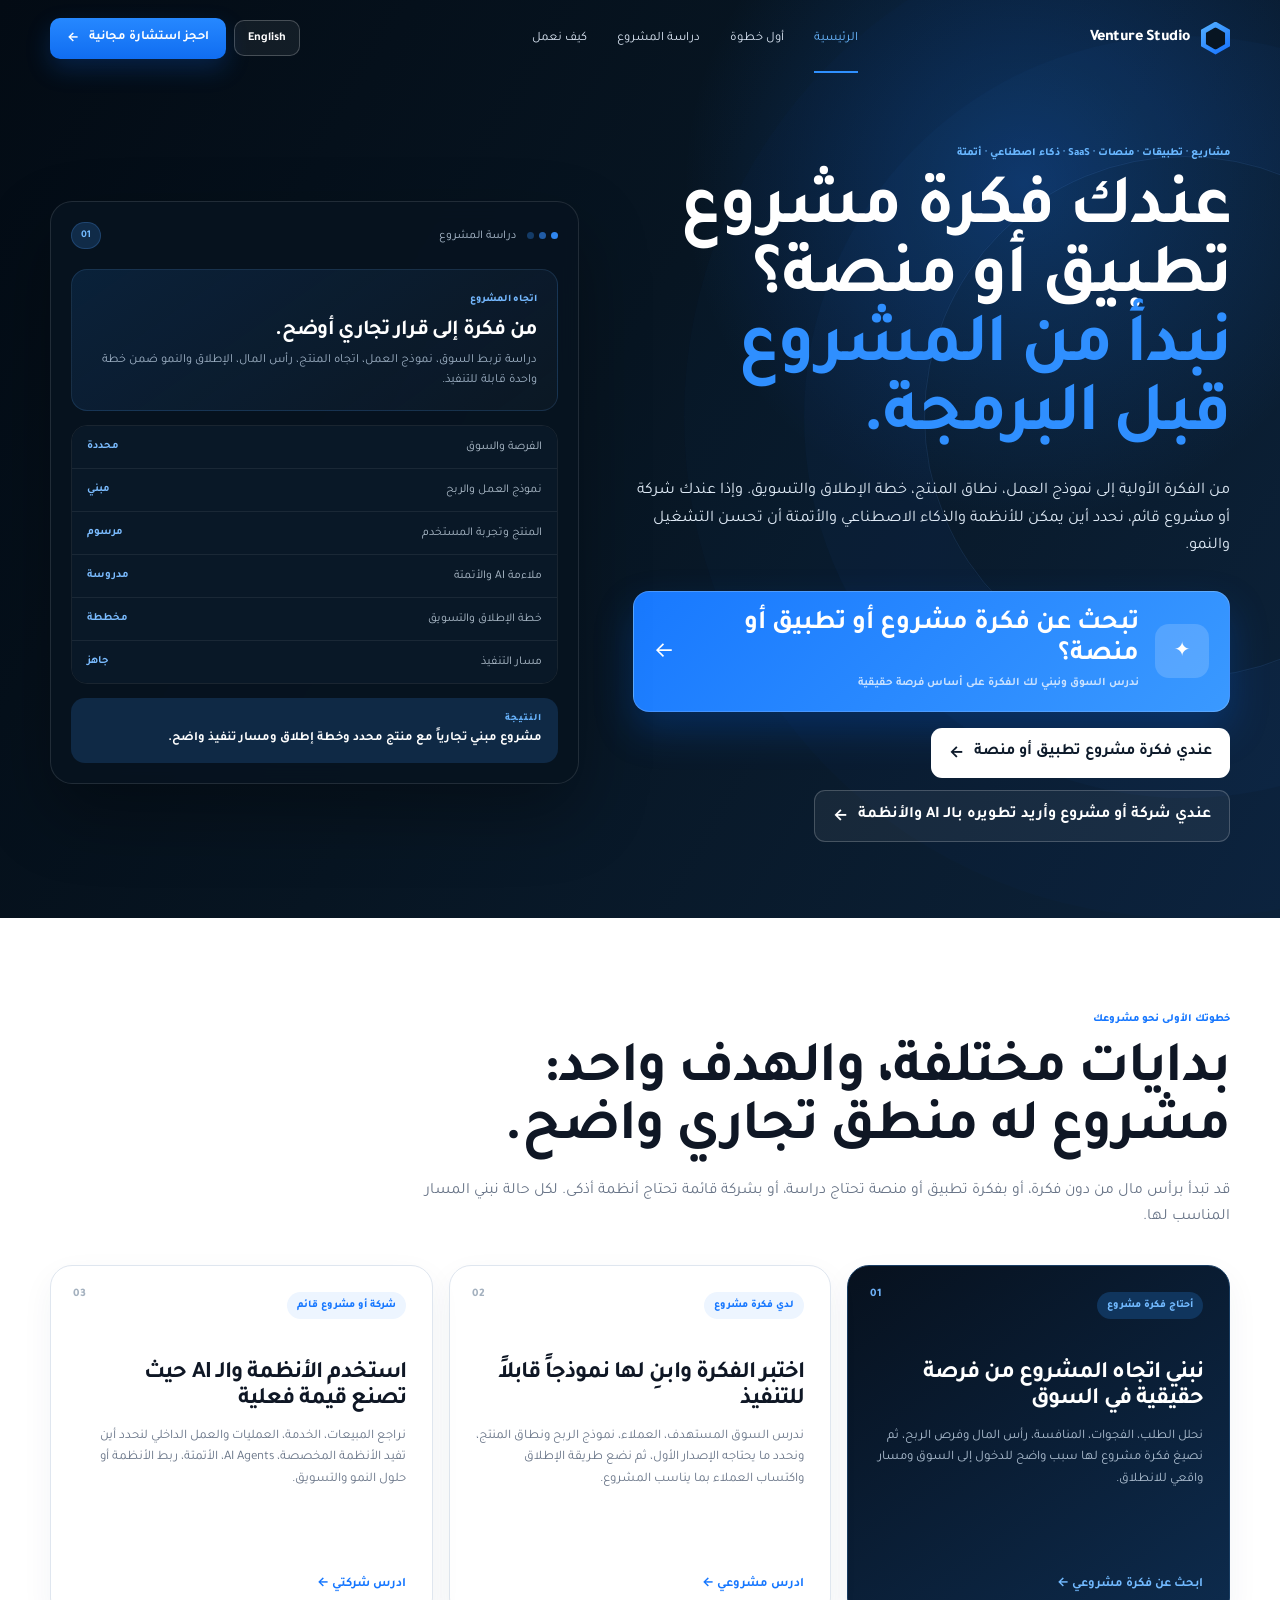
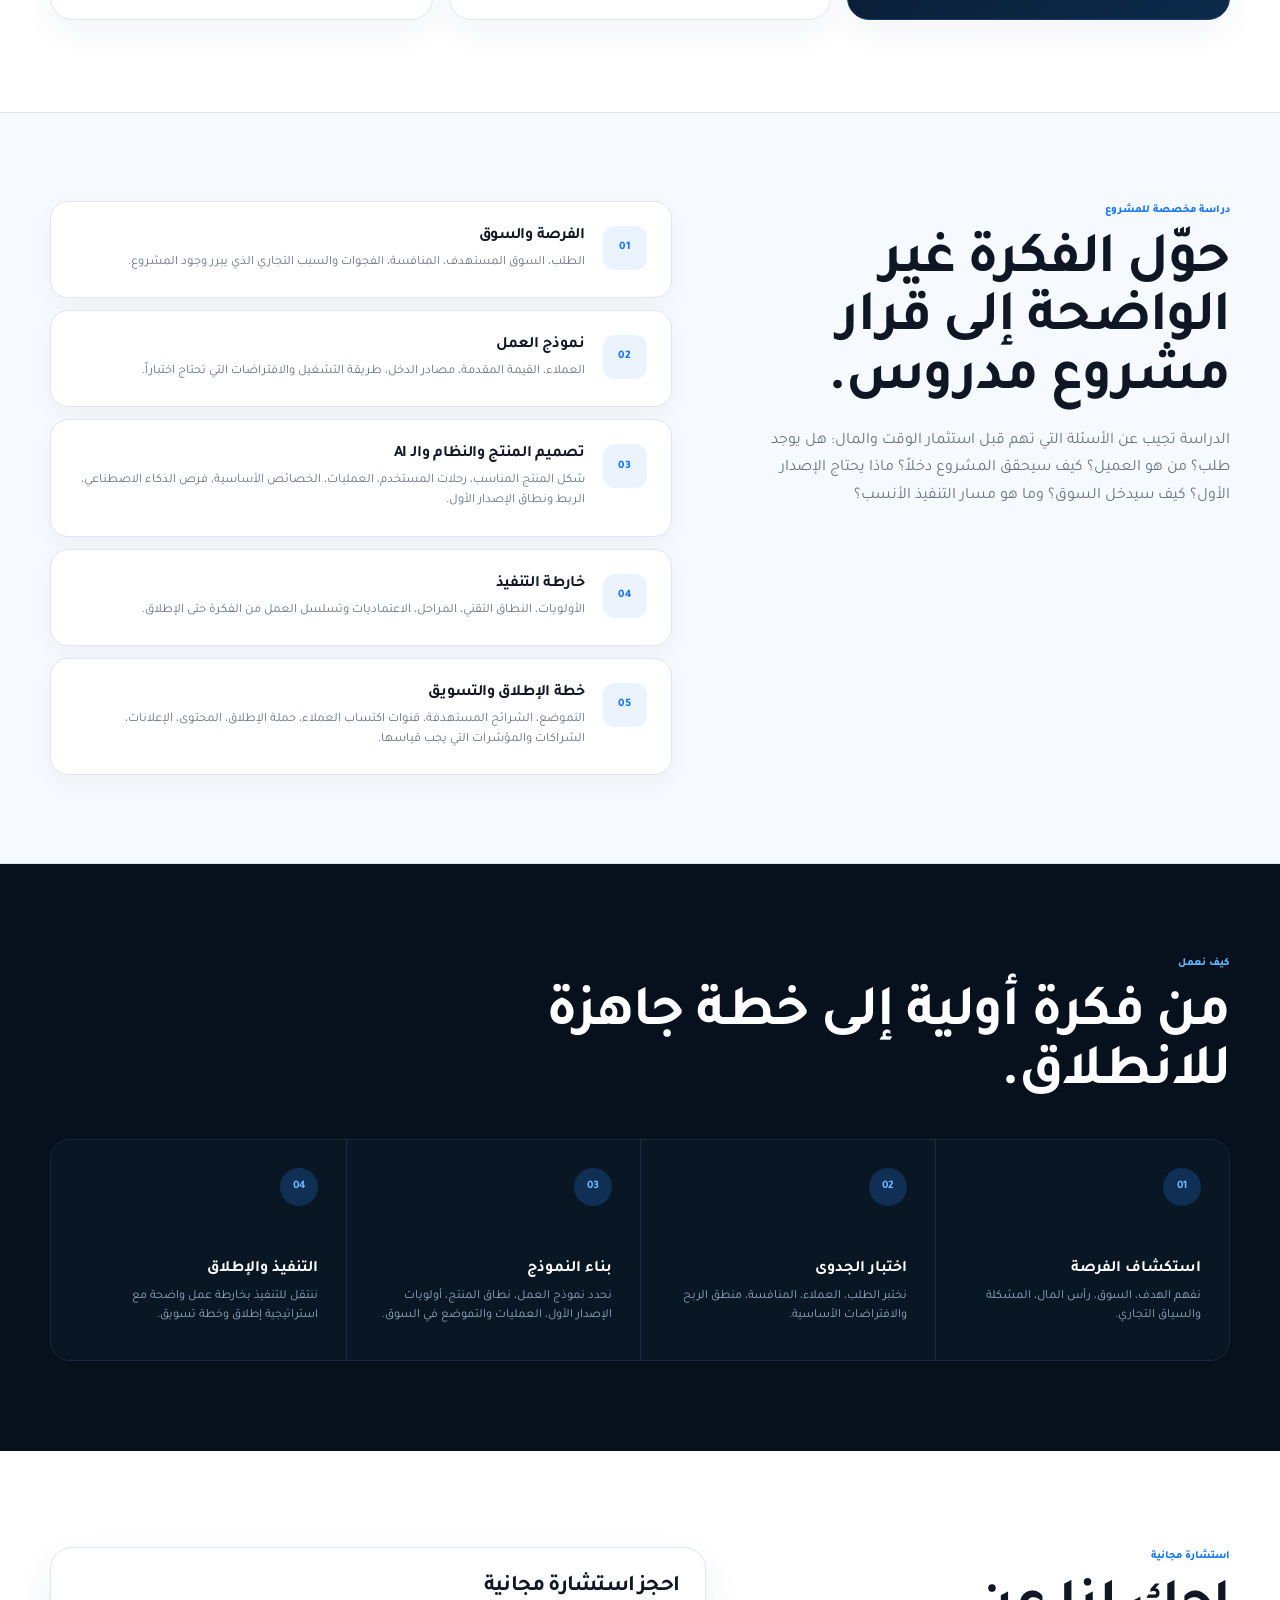
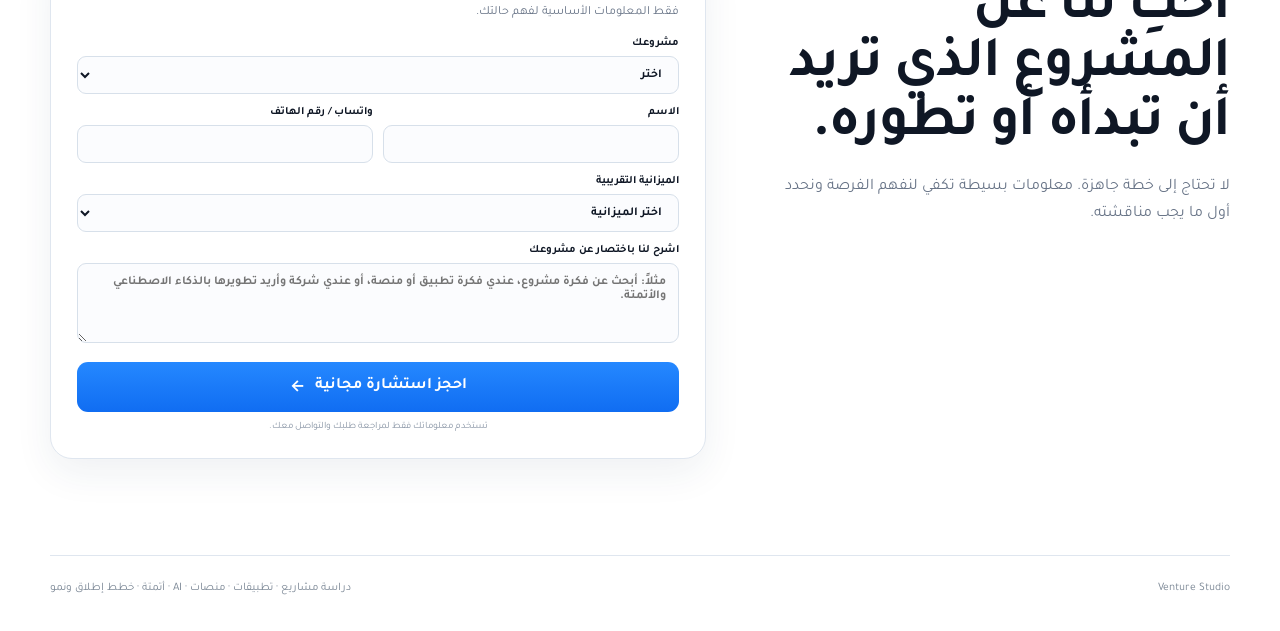
<file: index.html>
<!doctype html>
<html lang="ar" dir="rtl">
<head>
  <meta charset="utf-8">
  <meta name="viewport" content="width=device-width, initial-scale=1">
  <meta name="description" content="نساعدك على إيجاد ودراسة فكرة مشروع أو تطبيق أو منصة، بناء نموذج العمل وخطة الإطلاق والتسويق، أو تطوير شركتك بالأنظمة والذكاء الاصطناعي والأتمتة.">
  <title>Venture Studio — مشاريع، تطبيقات، منصات وذكاء اصطناعي</title>
  <link rel="preconnect" href="https://fonts.googleapis.com">
  <link rel="preconnect" href="https://fonts.gstatic.com" crossorigin>
  <link href="https://fonts.googleapis.com/css2?family=Inter:wght@400;500;600;700;800&family=Tajawal:wght@400;500;700;800&display=swap" rel="stylesheet">
  <link rel="stylesheet" href="styles.css">
</head>
<body>
  <div class="site-top" id="top">
    <header class="nav shell">
      <a class="brand" href="#top" aria-label="Home">
        <span class="brand-mark" aria-hidden="true"><i></i></span>
        <span>Venture Studio</span>
      </a>
      <nav>
        <a class="active" href="#top" data-en="Home">الرئيسية</a>
        <a href="#paths" data-en="First step">أول خطوة</a>
        <a href="#study" data-en="Project study">دراسة المشروع</a>
        <a href="#process" data-en="How it works">كيف نعمل</a>
      </nav>
      <div class="nav-actions">
        <button class="lang-toggle" id="lang-toggle" type="button">English</button>
        <a class="nav-cta" href="#apply"><span data-en="Book a free consultation">احجز استشارة مجانية</span> <span>←</span></a>
      </div>
    </header>

    <section class="hero shell">
      <div class="hero-copy">
        <span class="hero-kicker" data-en="Projects · Apps · Platforms · SaaS · AI · Automation">مشاريع · تطبيقات · منصات · SaaS · ذكاء اصطناعي · أتمتة</span>
        <h1 data-en="Have an app or platform project idea? <span>We start with the project before development.</span>">عندك فكرة مشروع تطبيق أو منصة؟ <span>نبدأ من المشروع قبل البرمجة.</span></h1>
        <p data-en="From an early idea to a business model, product scope, launch strategy and marketing plan. If you already run a business, we also identify where systems, AI and automation can improve operations and growth.">من الفكرة الأولية إلى نموذج العمل، نطاق المنتج، خطة الإطلاق والتسويق. وإذا عندك شركة أو مشروع قائم، نحدد أين يمكن للأنظمة والذكاء الاصطناعي والأتمتة أن تحسن التشغيل والنمو.</p>

        <a class="idea-hero-cta" href="#apply" data-path="I need a business idea">
          <span class="idea-cta-icon">✦</span>
          <span class="idea-cta-copy">
            <strong style="font-size:clamp(1.35rem,2.1vw,1.8rem);line-height:1.15;display:block" data-en="Looking for a project idea, app or platform?">تبحث عن فكرة مشروع أو تطبيق أو منصة؟</strong>
            <small style="font-size:.72rem;line-height:1.45;opacity:.9;text-transform:none;letter-spacing:0" data-en="We study the market and shape the idea around a real opportunity.">ندرس السوق ونبني لك الفكرة على أساس فرصة حقيقية</small>
          </span>
          <span class="idea-cta-arrow">←</span>
        </a>

        <div class="hero-actions">
          <a class="button primary" href="#apply" data-path="I already have an idea"><span data-en="I have an app or platform project idea">عندي فكرة مشروع تطبيق أو منصة</span> <span>←</span></a>
          <a class="button ghost" href="#apply" data-path="I want to improve an existing business"><span data-en="I have a business or project I want to improve with AI and systems">عندي شركة أو مشروع وأريد تطويره بالـ AI والأنظمة</span> <span>←</span></a>
        </div>
      </div>

      <div class="study-visual" aria-label="Project study preview">
        <div class="study-window">
          <div class="study-window-top">
            <div class="study-dots"><i></i><i></i><i></i></div>
            <span data-en="Project Study">دراسة المشروع</span>
            <b>01</b>
          </div>

          <div class="study-summary">
            <span class="study-label" data-en="Project direction">اتجاه المشروع</span>
            <h3 data-en="From an idea to a clearer business decision.">من فكرة إلى قرار تجاري أوضح.</h3>
            <p data-en="A tailored study that connects market demand, business model, product direction, capital, launch and growth into one practical plan.">دراسة تربط السوق، نموذج العمل، اتجاه المنتج، رأس المال، الإطلاق والنمو ضمن خطة واحدة قابلة للتنفيذ.</p>
          </div>

          <div class="study-rows">
            <div class="study-row"><span data-en="Opportunity & market">الفرصة والسوق</span><b data-en="Defined">محددة</b></div>
            <div class="study-row"><span data-en="Business & revenue model">نموذج العمل والربح</span><b data-en="Structured">مبني</b></div>
            <div class="study-row"><span data-en="Product & user flows">المنتج وتجربة المستخدم</span><b data-en="Mapped">مرسوم</b></div>
            <div class="study-row"><span data-en="AI & automation fit">ملاءمة AI والأتمتة</span><b data-en="Assessed">مدروسة</b></div>
            <div class="study-row"><span data-en="Launch & marketing plan">خطة الإطلاق والتسويق</span><b data-en="Planned">مخططة</b></div>
            <div class="study-row"><span data-en="Execution route">مسار التنفيذ</span><b data-en="Ready">جاهز</b></div>
          </div>

          <div class="study-output">
            <span data-en="Result">النتيجة</span>
            <strong data-en="A commercially structured project with a defined product, launch plan and execution route.">مشروع مبني تجارياً مع منتج محدد وخطة إطلاق ومسار تنفيذ واضح.</strong>
          </div>
        </div>
      </div>
    </section>
  </div>

  <main>
    <section class="route-section shell" id="paths">
      <div class="section-heading light-heading">
        <span class="eyebrow" data-en="Your first step toward the project">خطوتك الأولى نحو مشروعك</span>
        <h2 data-en="Different starting points. One goal: a project that makes business sense.">بدايات مختلفة، والهدف واحد: مشروع له منطق تجاري واضح.</h2>
        <p data-en="You may be starting with capital and no idea, an app or platform concept that needs validation, or an existing business that needs smarter systems. We shape the right route for each case.">قد تبدأ برأس مال من دون فكرة، أو بفكرة تطبيق أو منصة تحتاج دراسة، أو بشركة قائمة تحتاج أنظمة أذكى. لكل حالة نبني المسار المناسب لها.</p>
      </div>

      <div class="route-grid">
        <a class="route-card featured" href="#apply" data-path="I need a business idea">
          <span class="route-number">01</span>
          <span class="route-tag" data-en="I need a project idea">أحتاج فكرة مشروع</span>
          <h3 data-en="Build the project direction from a real market opportunity">نبني اتجاه المشروع من فرصة حقيقية في السوق</h3>
          <p data-en="We examine demand, gaps, competition, available capital and revenue potential, then develop a project concept with a clear reason to exist and a realistic route to market.">نحلل الطلب، الفجوات، المنافسة، رأس المال وفرص الربح، ثم نصيغ فكرة مشروع لها سبب واضح للدخول إلى السوق ومسار واقعي للانطلاق.</p>
          <strong><span data-en="Find my project idea">ابحث عن فكرة مشروعي</span> <span>←</span></strong>
        </a>

        <a class="route-card" href="#apply" data-path="I already have an idea">
          <span class="route-number">02</span>
          <span class="route-tag" data-en="I have a project idea">لدي فكرة مشروع</span>
          <h3 data-en="Validate the idea and turn it into a business-ready plan">اختبر الفكرة وابنِ لها نموذجاً قابلاً للتنفيذ</h3>
          <p data-en="We test the target market, users, revenue model and product scope, define what the first version needs, and design the launch and acquisition strategy around the project.">ندرس السوق المستهدف، العملاء، نموذج الربح ونطاق المنتج، ونحدد ما يحتاجه الإصدار الأول، ثم نضع طريقة الإطلاق واكتساب العملاء بما يناسب المشروع.</p>
          <strong><span data-en="Study my project">ادرس مشروعي</span> <span>←</span></strong>
        </a>

        <a class="route-card" href="#apply" data-path="I want to improve an existing business">
          <span class="route-number">03</span>
          <span class="route-tag" data-en="Existing business or project">شركة أو مشروع قائم</span>
          <h3 data-en="Use systems and AI where they create measurable value">استخدم الأنظمة والـ AI حيث تصنع قيمة فعلية</h3>
          <p data-en="We review workflows, sales, service and internal operations to identify where custom systems, AI agents, automation, integrations or growth solutions can improve performance.">نراجع المبيعات، الخدمة، العمليات والعمل الداخلي لنحدد أين تفيد الأنظمة المخصصة، AI Agents، الأتمتة، ربط الأنظمة أو حلول النمو والتسويق.</p>
          <strong><span data-en="Review my business">ادرس شركتي</span> <span>←</span></strong>
        </a>
      </div>
    </section>

    <section class="study-section" id="study">
      <div class="shell study-layout">
        <div class="study-copy">
          <span class="eyebrow" data-en="Tailored project study">دراسة مخصصة للمشروع</span>
          <h2 data-en="Turn uncertainty into a structured project decision.">حوّل الفكرة غير الواضحة إلى قرار مشروع مدروس.</h2>
          <p data-en="The study answers the questions that matter before committing capital: Is there demand? Who is the customer? How will the project make money? What should the first version include? How will it enter the market? And what is the most practical execution route?">الدراسة تجيب عن الأسئلة التي تهم قبل استثمار الوقت والمال: هل يوجد طلب؟ من هو العميل؟ كيف سيحقق المشروع دخلاً؟ ماذا يحتاج الإصدار الأول؟ كيف سيدخل السوق؟ وما هو مسار التنفيذ الأنسب؟</p>
        </div>

        <div class="deliverables">
          <article><span>01</span><div><h3 data-en="Opportunity & Market">الفرصة والسوق</h3><p data-en="Demand, target market, competitive landscape, market gaps and the commercial reason for the project to exist.">الطلب، السوق المستهدف، المنافسة، الفجوات والسبب التجاري الذي يبرر وجود المشروع.</p></div></article>
          <article><span>02</span><div><h3 data-en="Business Model">نموذج العمل</h3><p data-en="Target users, value proposition, revenue streams, operating model and the assumptions that need validation.">العملاء، القيمة المقدمة، مصادر الدخل، طريقة التشغيل والافتراضات التي تحتاج اختباراً.</p></div></article>
          <article><span>03</span><div><h3 data-en="Product, System & AI Blueprint">تصميم المنتج والنظام والـ AI</h3><p data-en="The right product format, user journeys, workflows, core features, AI opportunities, integrations and first-version scope.">شكل المنتج المناسب، رحلات المستخدم، العمليات، الخصائص الأساسية، فرص الذكاء الاصطناعي، الربط ونطاق الإصدار الأول.</p></div></article>
          <article><span>04</span><div><h3 data-en="Execution Roadmap">خارطة التنفيذ</h3><p data-en="Priorities, technical scope, stages, dependencies, delivery sequence and the practical path from concept to launch.">الأولويات، النطاق التقني، المراحل، الاعتماديات وتسلسل العمل من الفكرة حتى الإطلاق.</p></div></article>
          <article><span>05</span><div><h3 data-en="Launch & Marketing Plan">خطة الإطلاق والتسويق</h3><p data-en="Positioning, target segments, acquisition channels, launch campaign, content, paid media, partnerships and the metrics that should be tracked.">التموضع، الشرائح المستهدفة، قنوات اكتساب العملاء، حملة الإطلاق، المحتوى، الإعلانات، الشراكات والمؤشرات التي يجب قياسها.</p></div></article>
        </div>
      </div>
    </section>

    <section class="process-section" id="process">
      <div class="shell">
        <div class="section-heading">
          <span class="eyebrow" data-en="How it works">كيف نعمل</span>
          <h2 data-en="From a raw idea to a launch-ready plan.">من فكرة أولية إلى خطة جاهزة للانطلاق.</h2>
        </div>

        <div class="process-grid">
          <article><b>01</b><h3 data-en="Explore">استكشاف الفرصة</h3><p data-en="Understand the goal, market, available capital, problem and commercial context.">نفهم الهدف، السوق، رأس المال، المشكلة والسياق التجاري.</p></article>
          <article><b>02</b><h3 data-en="Validate">اختبار الجدوى</h3><p data-en="Assess demand, users, competition, revenue logic and the assumptions behind the idea.">نختبر الطلب، العملاء، المنافسة، منطق الربح والافتراضات الأساسية.</p></article>
          <article><b>03</b><h3 data-en="Design">بناء النموذج</h3><p data-en="Define the business model, product scope, first-version priorities, workflows and market positioning.">نحدد نموذج العمل، نطاق المنتج، أولويات الإصدار الأول، العمليات والتموضع في السوق.</p></article>
          <article><b>04</b><h3 data-en="Execute & Launch">التنفيذ والإطلاق</h3><p data-en="Move forward with a clear build roadmap, launch strategy and marketing plan.">ننتقل للتنفيذ بخارطة عمل واضحة مع استراتيجية إطلاق وخطة تسويق.</p></article>
        </div>
      </div>
    </section>

    <section class="project-intake shell" id="apply">
      <div class="intake-copy">
        <span class="eyebrow" data-en="Free consultation">استشارة مجانية</span>
        <h2 data-en="Tell us what you want to build or improve.">احكِ لنا عن المشروع الذي تريد أن تبدأه أو تطوره.</h2>
        <p data-en="You do not need a finished plan. A few details are enough for us to understand the opportunity and decide what should be discussed first.">لا تحتاج إلى خطة جاهزة. معلومات بسيطة تكفي لنفهم الفرصة ونحدد أول ما يجب مناقشته.</p>
      </div>

      <form class="lead-form" name="project-intake">
        <div class="form-title">
          <h2 data-en="Book a free consultation">احجز استشارة مجانية</h2>
          <p data-en="Only the essentials to understand your case.">فقط المعلومات الأساسية لفهم حالتك.</p>
        </div>

        <label><span data-en="Your project">مشروعك</span>
          <select name="starting_point" id="starting-point" required>
            <option value="" selected disabled data-en="Select one">اختر</option>
            <option value="I need a business idea" data-en="I am looking for a project idea, app or platform">أبحث عن فكرة مشروع أو تطبيق أو منصة</option>
            <option value="I already have an idea" data-en="I have an app or platform project idea">عندي فكرة مشروع تطبيق أو منصة</option>
            <option value="I want to improve an existing business" data-en="I have a business or project I want to improve with systems, AI or automation">عندي شركة أو مشروع وأريد تطويره بالأنظمة أو AI أو الأتمتة</option>
            <option value="I am not sure yet" data-en="I am not sure yet">لست متأكداً بعد</option>
          </select>
        </label>

        <div class="form-grid compact-contact-grid">
          <label><span data-en="Name">الاسم</span><input type="text" name="name" autocomplete="name" required></label>
          <label><span data-en="WhatsApp / phone">واتساب / رقم الهاتف</span><input type="tel" name="phone" autocomplete="tel" inputmode="tel" required></label>
        </div>

        <label><span data-en="Budget range">الميزانية التقريبية</span>
          <select name="budget" required>
            <option value="" selected disabled data-en="Select range">اختر الميزانية</option>
            <option value="Under $2,000" data-en="Under $2,000">أقل من 2,000 دولار</option>
            <option value="$2,000–$10,000" data-en="$2,000–$10,000">2,000–10,000 دولار</option>
            <option value="$10,000–$50,000" data-en="$10,000–$50,000">10,000–50,000 دولار</option>
            <option value="$50,000–$150,000" data-en="$50,000–$150,000">50,000–150,000 دولار</option>
            <option value="$150,000+" data-en="$150,000+">أكثر من 150,000 دولار</option>
            <option value="Not decided yet" data-en="Not decided yet">لم أحدد بعد</option>
          </select>
        </label>

        <label><span data-en="Tell us briefly about your project">اشرح لنا باختصار عن مشروعك</span>
          <textarea name="goal" rows="4" data-en-placeholder="For example: I am looking for a project idea, I already have an app or platform concept, or I want to improve an existing business with AI and automation." placeholder="مثلاً: أبحث عن فكرة مشروع، عندي فكرة تطبيق أو منصة، أو عندي شركة وأريد تطويرها بالذكاء الاصطناعي والأتمتة." required></textarea>
        </label>

        <button class="button primary submit" type="submit"><span data-en="Book a free consultation">احجز استشارة مجانية</span> <span>←</span></button>
        <p class="form-foot" data-en="Your information is used only to review your request and contact you.">تستخدم معلوماتك فقط لمراجعة طلبك والتواصل معك.</p>
      </form>
    </section>
  </main>

  <footer class="footer shell">
    <span>Venture Studio</span>
    <span data-en="Project Studies · Apps · Platforms · AI · Automation · Launch & Growth Plans">دراسة مشاريع · تطبيقات · منصات · AI · أتمتة · خطط إطلاق ونمو</span>
  </footer>

  <script src="app.js"></script>
</body>
</html>
</file>
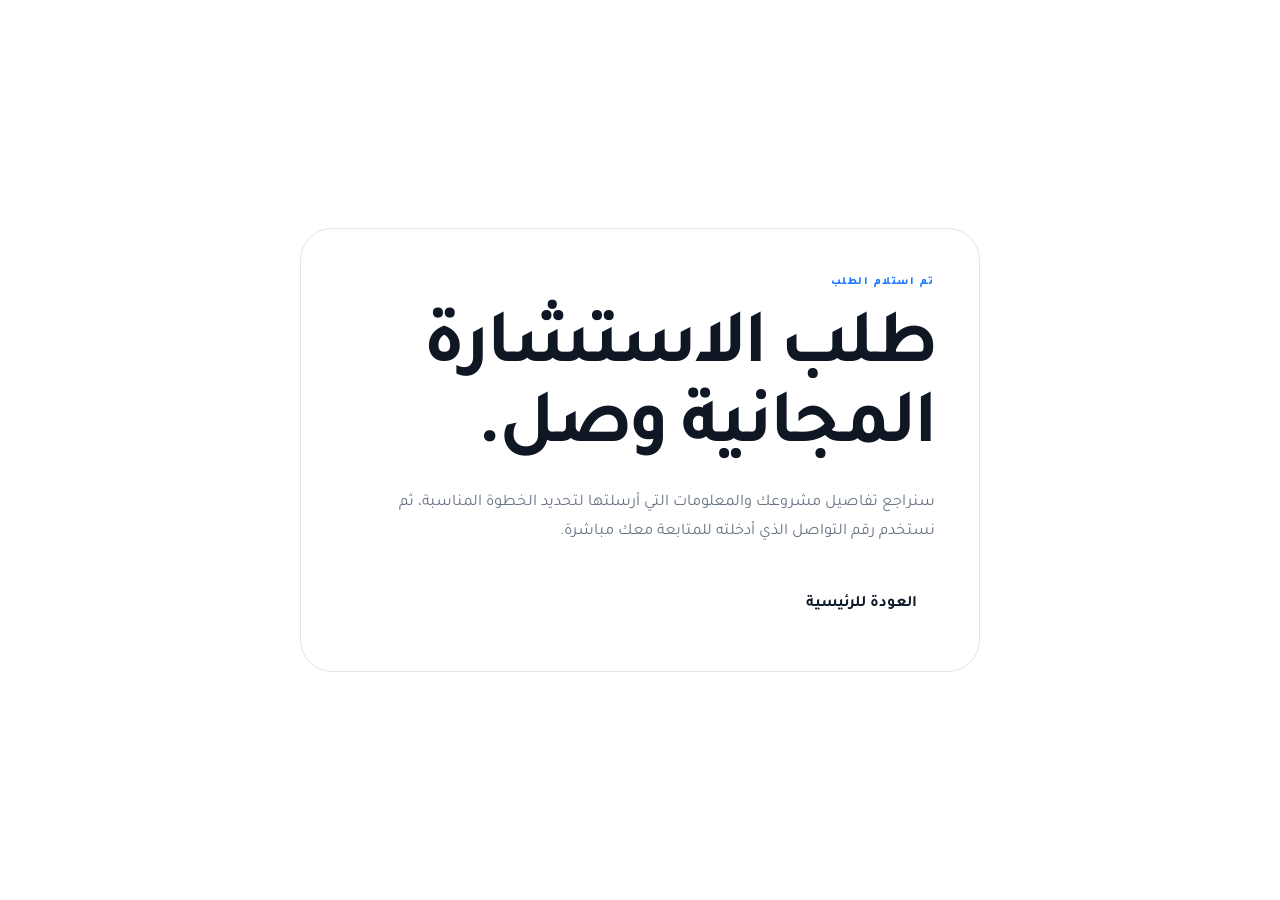
<file: thanks.html>
<!doctype html>
<html lang="ar" dir="rtl">
<head>
  <meta charset="utf-8">
  <meta name="viewport" content="width=device-width, initial-scale=1">
  <meta name="robots" content="noindex">
  <title>تم استلام طلب الاستشارة</title>
  <link rel="preconnect" href="https://fonts.googleapis.com">
  <link rel="preconnect" href="https://fonts.gstatic.com" crossorigin>
  <link href="https://fonts.googleapis.com/css2?family=Inter:wght@400;500;600;700;800&family=Tajawal:wght@400;500;700;800&display=swap" rel="stylesheet">
  <link rel="stylesheet" href="styles.css">
  <style>
    body{font-family:Tajawal,Inter,system-ui,sans-serif}.thanks{min-height:100vh;display:grid;place-items:center;padding:30px}.thanks-card{width:min(680px,100%);background:#fff;border:1px solid var(--line);border-radius:32px;padding:44px}.thanks-card h1{font-size:clamp(2.6rem,6vw,5rem);line-height:1.05;letter-spacing:-.04em;margin:18px 0}.thanks-card p{color:var(--muted);line-height:1.8;font-size:1.02rem}.thanks-card .button{margin-top:18px}
  </style>
</head>
<body>
  <main class="thanks">
    <section class="thanks-card">
      <span class="eyebrow">تم استلام الطلب</span>
      <h1>طلب الاستشارة المجانية وصل.</h1>
      <p>سنراجع تفاصيل مشروعك والمعلومات التي أرسلتها لتحديد الخطوة المناسبة، ثم نستخدم رقم التواصل الذي أدخلته للمتابعة معك مباشرة.</p>
      <a class="button primary" href="/">العودة للرئيسية</a>
    </section>
  </main>
</body>
</html>
</file>
<file: styles.css>
:root{--ink:#0f1725;--muted:#687487;--line:#dfe6ef;--blue:#1677ff;--blue2:#4ca5ff;--deep:#06101c;--deep2:#0a1d33;--soft:#f6f9fd;--white:#fff}*{box-sizing:border-box}html{scroll-behavior:smooth}body{margin:0;font-family:Inter,system-ui,sans-serif;background:#fff;color:var(--ink)}a{color:inherit;text-decoration:none}.shell{width:min(1180px,calc(100% - 40px));margin:auto}.site-top{position:relative;overflow:hidden;color:#fff;background:radial-gradient(circle at 80% 20%,rgba(27,126,255,.28),transparent 27%),linear-gradient(120deg,#030b14 0%,#071522 46%,#0c223a 100%)}.site-top:after{content:"";position:absolute;right:-13%;top:17%;width:520px;height:520px;border:1px solid rgba(83,157,255,.13);border-radius:50%;box-shadow:0 0 0 120px rgba(35,124,255,.03),0 0 0 240px rgba(35,124,255,.018);pointer-events:none}.nav{height:76px;display:grid;grid-template-columns:auto 1fr auto;align-items:center;gap:30px;position:relative;z-index:5}.brand{display:flex;align-items:center;gap:11px;font-size:1rem;font-weight:800;letter-spacing:-.03em}.brand-mark{position:relative;width:29px;height:33px;display:block}.brand-mark:before,.brand-mark:after,.brand-mark i{content:"";position:absolute;inset:0;clip-path:polygon(50% 0,100% 25%,100% 75%,50% 100%,0 75%,0 25%);background:linear-gradient(145deg,#57b3ff,#126eff)}.brand-mark:after{transform:scale(.68);background:#071522}.brand-mark i{transform:scale(.4);background:#63b7ff}.nav nav{justify-self:center;display:flex;gap:30px;font-size:.8rem;color:#dce7f5}.nav nav a{padding:28px 0 24px;border-bottom:2px solid transparent}.nav nav a:hover,.nav nav a.active{color:#69b7ff;border-bottom-color:#2f90ff}.nav-cta{justify-self:end;display:inline-flex;align-items:center;gap:10px;padding:11px 17px;border-radius:10px;background:linear-gradient(180deg,#2688ff,#106df1);font-size:.8rem;font-weight:700;box-shadow:0 10px 24px rgba(15,102,220,.24)}.hero{position:relative;z-index:2;display:grid;grid-template-columns:1.06fr .94fr;gap:54px;align-items:center;padding:68px 0 76px}.hero-kicker,.eyebrow{text-transform:uppercase;letter-spacing:.14em;font-size:.68rem;font-weight:800}.hero-kicker{display:inline-block;margin-bottom:18px;color:#69b7ff}.eyebrow{color:var(--blue)}.hero h1{font-size:clamp(3rem,5.5vw,5.4rem);line-height:.98;letter-spacing:-.06em;margin:0 0 24px;max-width:760px}.hero h1 span{color:#2f8fff}.hero-copy>p{max-width:720px;margin:0;color:#dfeaf6;font-size:1.02rem;line-height:1.7}.idea-hero-cta{margin-top:30px;display:grid;grid-template-columns:54px 1fr auto;gap:16px;align-items:center;max-width:700px;padding:18px 20px;border-radius:16px;background:linear-gradient(135deg,#1879ff,#3a99ff);box-shadow:0 18px 38px rgba(0,94,219,.28);border:1px solid rgba(255,255,255,.18);transition:.2s ease}.idea-hero-cta:hover{transform:translateY(-2px);box-shadow:0 22px 45px rgba(0,94,219,.34)}.idea-cta-icon{width:54px;height:54px;border-radius:14px;display:grid;place-items:center;background:rgba(255,255,255,.16);font-size:1.25rem}.idea-cta-copy{display:grid;gap:4px}.idea-cta-copy small{font-size:.68rem;color:#dcecff;text-transform:uppercase;letter-spacing:.08em;font-weight:700}.idea-cta-copy strong{font-size:1.08rem;line-height:1.28}.idea-cta-arrow{font-size:1.35rem}.hero-actions{display:flex;align-items:center;gap:12px;margin-top:16px;flex-wrap:wrap}.button{display:inline-flex;align-items:center;justify-content:center;gap:10px;border:0;cursor:pointer;font:inherit;font-weight:700}.button.primary{padding:13px 18px;border-radius:11px;background:#fff;color:#0d1a2a}.button.ghost{padding:13px 18px;border-radius:11px;background:rgba(255,255,255,.06);color:#fff;border:1px solid rgba(255,255,255,.2)}.button.ghost:hover{background:rgba(255,255,255,.1)}.study-visual{position:relative}.study-window{background:rgba(7,19,32,.9);border:1px solid rgba(255,255,255,.11);border-radius:22px;padding:20px;box-shadow:0 30px 70px rgba(0,0,0,.32);backdrop-filter:blur(10px)}.study-window-top{display:flex;align-items:center;gap:11px;color:#aebfd1;font-size:.74rem}.study-window-top>b{margin-left:auto;background:#102b48;color:#72baff;border:1px solid rgba(83,158,255,.22);border-radius:999px;padding:6px 9px;font-size:.65rem}.study-dots{display:flex;gap:5px}.study-dots i{width:7px;height:7px;border-radius:50%;background:#2f86ef}.study-dots i:nth-child(2){opacity:.65}.study-dots i:nth-child(3){opacity:.35}.study-summary{margin-top:20px;padding:20px;border-radius:16px;background:linear-gradient(145deg,rgba(30,101,181,.18),rgba(255,255,255,.025));border:1px solid rgba(104,174,255,.15)}.study-label{font-size:.63rem;text-transform:uppercase;letter-spacing:.12em;color:#74b8ff;font-weight:800}.study-summary h3{font-size:1.34rem;margin:9px 0 7px;letter-spacing:-.03em}.study-summary p{margin:0;color:#9eb1c5;font-size:.78rem;line-height:1.55}.study-rows{margin-top:14px;border:1px solid rgba(255,255,255,.08);border-radius:16px;overflow:hidden}.study-row{display:flex;justify-content:space-between;gap:14px;padding:14px 15px;background:#091827;border-bottom:1px solid rgba(255,255,255,.07);font-size:.75rem}.study-row:last-child{border-bottom:0}.study-row span{color:#aebdcb}.study-row b{color:#7bbcff;font-size:.7rem}.study-output{margin-top:14px;padding:15px 16px;border-radius:14px;background:#0f2945}.study-output span{display:block;font-size:.61rem;text-transform:uppercase;letter-spacing:.11em;color:#69b5ff;font-weight:800;margin-bottom:5px}.study-output strong{font-size:.8rem;line-height:1.45}.route-section{padding:92px 0}.section-heading{max-width:810px;margin-bottom:34px}.section-heading h2,.study-copy h2,.intake-copy h2{font-size:clamp(2.35rem,4.5vw,4.5rem);line-height:1.02;letter-spacing:-.055em;margin:14px 0 18px}.section-heading p{margin:0;color:var(--muted);font-size:.98rem;line-height:1.68}.light-heading .eyebrow{color:var(--blue)}.route-grid{display:grid;grid-template-columns:repeat(3,1fr);gap:16px}.route-card{position:relative;display:flex;flex-direction:column;min-height:355px;padding:26px;border:1px solid var(--line);border-radius:22px;background:#fff;box-shadow:0 12px 32px rgba(34,58,90,.055);transition:.2s ease}.route-card:hover{transform:translateY(-4px);border-color:#b8d4f7;box-shadow:0 18px 40px rgba(34,58,90,.09)}.route-card.featured{background:linear-gradient(145deg,#07111e,#0d2b4d);color:#fff;border-color:#183d63}.route-number{position:absolute;right:22px;top:22px;font-size:.72rem;font-weight:800;color:#a4b1bf}.route-card.featured .route-number{color:#6daff5}.route-tag{display:inline-flex;align-self:flex-start;padding:7px 10px;border-radius:999px;background:#edf5ff;color:#1677ff;font-size:.65rem;font-weight:800;text-transform:uppercase;letter-spacing:.07em}.route-card.featured .route-tag{background:#10355d;color:#72baff}.route-card h3{font-size:1.48rem;line-height:1.12;letter-spacing:-.04em;margin:42px 0 12px;max-width:310px}.route-card p{margin:0;color:var(--muted);font-size:.82rem;line-height:1.65}.route-card.featured p{color:#aebfd1}.route-card>strong{margin-top:auto;padding-top:28px;font-size:.8rem;color:#1677ff}.route-card.featured>strong{color:#72baff}.study-section{padding:88px 0;background:var(--soft);border-top:1px solid var(--line);border-bottom:1px solid var(--line)}.study-layout{display:grid;grid-template-columns:.88fr 1.12fr;gap:70px;align-items:start}.study-copy{position:sticky;top:28px}.study-copy p,.intake-copy p{color:var(--muted);font-size:1rem;line-height:1.72;max-width:850px}.deliverables{display:grid;gap:12px}.deliverables article{display:grid;grid-template-columns:44px 1fr;gap:18px;padding:24px;border:1px solid var(--line);border-radius:18px;background:#fff;box-shadow:0 8px 24px rgba(38,61,92,.04)}.deliverables article>span{width:44px;height:44px;border-radius:12px;display:grid;place-items:center;background:#eaf3ff;color:#1677ff;font-size:.72rem;font-weight:800}.deliverables h3{font-size:1rem;margin:1px 0 7px;letter-spacing:-.02em}.deliverables p{margin:0;color:var(--muted);font-size:.8rem;line-height:1.58}.process-section{padding:90px 0;background:#07111e;color:#fff}.process-section .section-heading .eyebrow{color:#67b5ff}.process-section .section-heading h2{margin-bottom:0}.process-grid{display:grid;grid-template-columns:repeat(4,1fr);border:1px solid #1b2b3d;border-radius:20px;overflow:hidden}.process-grid article{padding:28px;min-height:220px;background:#091725;border-right:1px solid #1b2b3d}.process-grid article:last-child{border-right:0}.process-grid b{display:inline-grid;place-items:center;width:38px;height:38px;border-radius:50%;background:#0f2f54;color:#72baff;font-size:.72rem}.process-grid h3{font-size:1rem;margin:54px 0 8px}.process-grid p{margin:0;color:#95a9bc;font-size:.78rem;line-height:1.55}.project-intake{display:grid;grid-template-columns:.82fr 1.18fr;gap:68px;align-items:start;padding:96px 0}.intake-copy{position:sticky;top:28px}.intake-note{margin-top:26px;padding:17px 18px;border-left:3px solid var(--blue);background:#f6f9fd;display:grid;gap:5px}.intake-note strong{font-size:.78rem}.intake-note span{font-size:.74rem;color:var(--muted);line-height:1.5}.lead-form{border:1px solid var(--line);border-radius:22px;background:#fff;padding:26px;box-shadow:0 14px 38px rgba(32,58,90,.07)}.form-title h2{font-size:1.4rem;letter-spacing:-.035em;margin:0 0 5px}.form-title p{margin:0 0 18px;color:var(--muted);font-size:.78rem}.lead-form label{display:block;font-size:.7rem;font-weight:700;margin-bottom:12px}.lead-form input,.lead-form select,.lead-form textarea{width:100%;margin-top:6px;border:1px solid #d7e0ea;background:#fbfcfe;border-radius:9px;padding:11px 12px;font:inherit;font-size:.76rem;color:var(--ink);outline:none}.lead-form textarea{resize:vertical}.lead-form input:focus,.lead-form select:focus,.lead-form textarea:focus{border-color:#76aff7;box-shadow:0 0 0 3px rgba(22,119,255,.08)}.form-grid{display:grid;grid-template-columns:1fr 1fr;gap:10px}.submit{width:100%;padding:13px 18px!important;background:linear-gradient(180deg,#2588ff,#106df2)!important;color:#fff!important;margin-top:2px}.form-foot{text-align:center;color:#8a96a6;font-size:.61rem;margin:9px 0 0}.footer{display:flex;justify-content:space-between;gap:20px;padding:26px 0 36px;border-top:1px solid var(--line);font-size:.72rem;color:#7b8795}@media(max-width:1000px){.hero{grid-template-columns:1fr}.study-visual{max-width:680px}.route-grid{grid-template-columns:1fr}.route-card{min-height:auto}.study-layout,.project-intake{grid-template-columns:1fr}.study-copy,.intake-copy{position:static}.process-grid{grid-template-columns:repeat(2,1fr)}.process-grid article:nth-child(2){border-right:0}.process-grid article:nth-child(-n+2){border-bottom:1px solid #1b2b3d}}@media(max-width:780px){.shell{width:min(100% - 24px,1180px)}.nav{grid-template-columns:1fr auto;height:66px}.nav nav{display:none}.hero{padding:46px 0 54px;gap:36px}.hero h1{font-size:3rem}.idea-hero-cta{grid-template-columns:46px 1fr auto}.idea-cta-icon{width:46px;height:46px}.idea-cta-copy strong{font-size:.96rem}.route-section,.study-section,.process-section,.project-intake{padding-top:68px;padding-bottom:68px}.study-layout{gap:34px}.form-grid{grid-template-columns:1fr}.footer{flex-direction:column}.hero-actions{align-items:stretch;flex-direction:column}.hero-actions .button{width:100%}}@media(max-width:560px){.brand span:last-child{font-size:.88rem}.nav-cta{padding:9px 11px;font-size:.7rem}.hero h1{font-size:2.42rem}.hero-copy>p{font-size:.92rem}.idea-hero-cta{grid-template-columns:40px 1fr;padding:15px}.idea-cta-icon{width:40px;height:40px}.idea-cta-arrow{display:none}.study-window{padding:15px}.study-row{flex-direction:column;gap:4px}.section-heading h2,.study-copy h2,.intake-copy h2{font-size:2.2rem}.route-card{padding:22px}.route-card h3{font-size:1.35rem;margin-top:34px}.process-grid{grid-template-columns:1fr}.process-grid article{border-right:0!important;border-bottom:1px solid #1b2b3d!important;min-height:180px}.process-grid article:last-child{border-bottom:0!important}.process-grid h3{margin-top:34px}.lead-form{padding:18px}}
</file>
